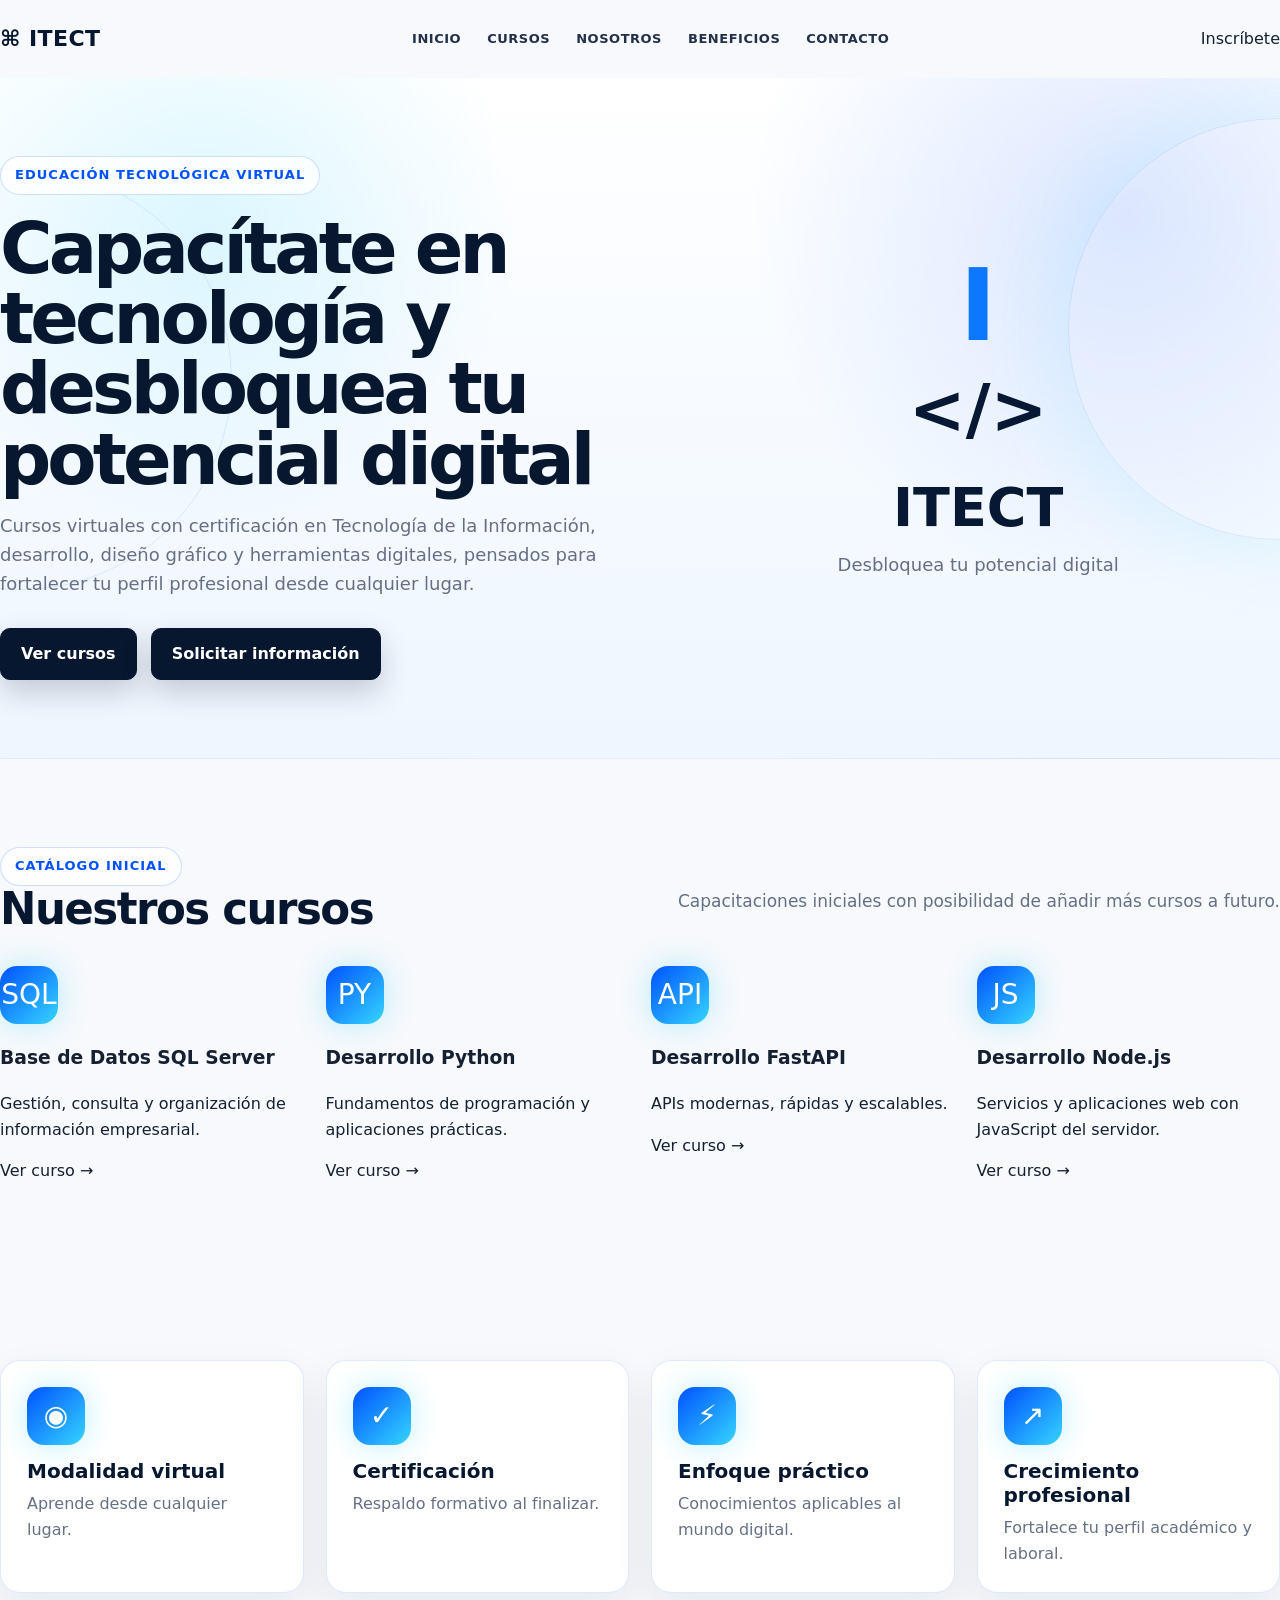
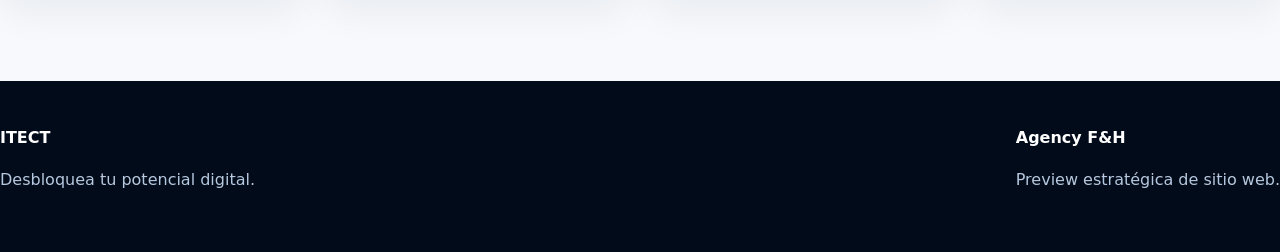
<file: index.html>
<!doctype html>
<html lang="es"><head><meta charset="utf-8"><meta name="viewport" content="width=device-width,initial-scale=1"><title>ITECT | Inicio</title><link rel="stylesheet" href="styles.css"></head><body><header class="topbar"><div class="wrap nav"><a class="brand" href="index.html">⌘ ITECT</a><nav class="menu"><a href="index.html">Inicio</a><a href="cursos.html">Cursos</a><a href="nosotros.html">Nosotros</a><a href="beneficios.html">Beneficios</a><a href="contacto.html">Contacto</a></nav><a class="cta" href="inscribete.html">Inscríbete</a></div></header><main class="hero"><div class="wrap hero-grid"><section><span class="eyebrow">Educación tecnológica virtual</span><h1>Capacítate en tecnología y desbloquea tu potencial digital</h1><p>Cursos virtuales con certificación en Tecnología de la Información, desarrollo, diseño gráfico y herramientas digitales, pensados para fortalecer tu perfil profesional desde cualquier lugar.</p><div class="actions"><a class="btn" href="cursos.html">Ver cursos</a><a class="btn alt" href="contacto.html">Solicitar información</a></div></section><aside class="logo-stage"><div style="text-align:center;padding:42px"><div style="font-size:100px;font-weight:900;color:#0b78ff;line-height:1">I</div><div style="font-size:68px;font-weight:900;color:#061833">&lt;/&gt;</div><div style="font-size:54px;font-weight:900;color:#061833">ITECT</div><p>Desbloquea tu potencial digital</p></div></aside></div></main><section class="section dark"><div class="wrap"><div class="section-head"><div><span class="eyebrow">Catálogo inicial</span><h2>Nuestros cursos</h2></div><p class="lead">Capacitaciones iniciales con posibilidad de añadir más cursos a futuro.</p></div><div class="grid grid-4"><article class="course"><div><div class="icon">SQL</div><h3>Base de Datos SQL Server</h3><p>Gestión, consulta y organización de información empresarial.</p></div><a href="cursos.html">Ver curso →</a></article><article class="course"><div><div class="icon">PY</div><h3>Desarrollo Python</h3><p>Fundamentos de programación y aplicaciones prácticas.</p></div><a href="curso-python.html">Ver curso →</a></article><article class="course"><div><div class="icon">API</div><h3>Desarrollo FastAPI</h3><p>APIs modernas, rápidas y escalables.</p></div><a href="cursos.html">Ver curso →</a></article><article class="course"><div><div class="icon">JS</div><h3>Desarrollo Node.js</h3><p>Servicios y aplicaciones web con JavaScript del servidor.</p></div><a href="cursos.html">Ver curso →</a></article></div></div></section><section class="section"><div class="wrap grid grid-4"><article class="card"><div class="icon">◉</div><h3>Modalidad virtual</h3><p>Aprende desde cualquier lugar.</p></article><article class="card"><div class="icon">✓</div><h3>Certificación</h3><p>Respaldo formativo al finalizar.</p></article><article class="card"><div class="icon">⚡</div><h3>Enfoque práctico</h3><p>Conocimientos aplicables al mundo digital.</p></article><article class="card"><div class="icon">↗</div><h3>Crecimiento profesional</h3><p>Fortalece tu perfil académico y laboral.</p></article></div></section><footer class="footer"><div class="wrap footer-grid"><div><strong>ITECT</strong><p>Desbloquea tu potencial digital.</p></div><div><strong>Agency F&H</strong><p>Preview estratégica de sitio web.</p></div></div></footer><script src="script.js"></script></body></html>
</file>
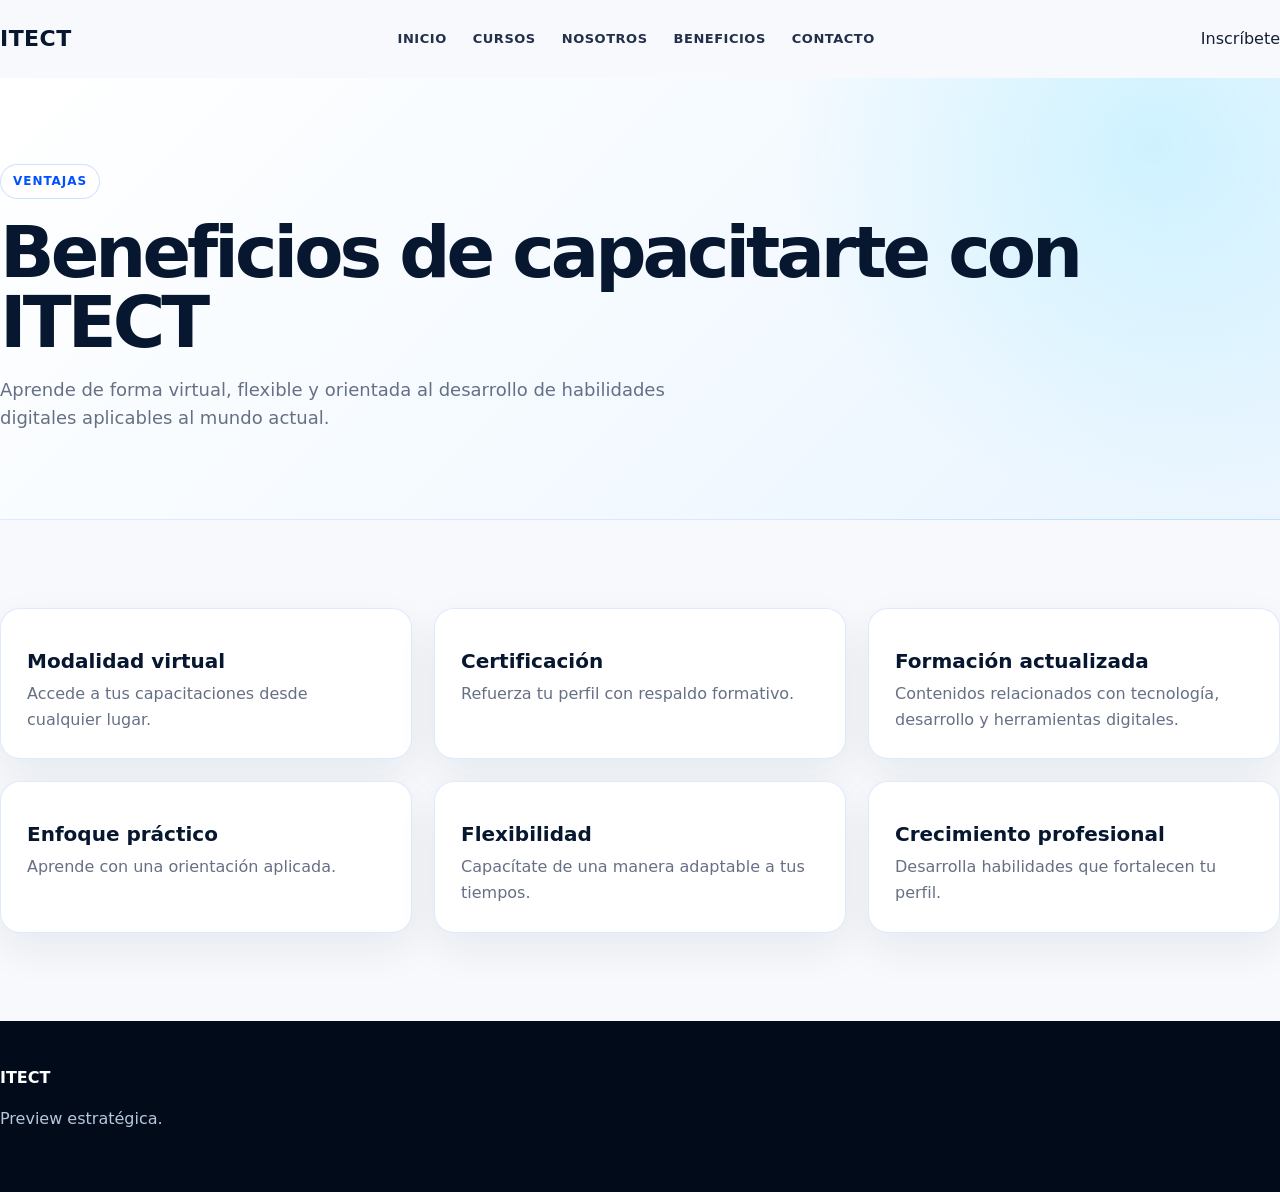
<file: beneficios.html>
<!doctype html><html lang="es"><head><meta charset="utf-8"><meta name="viewport" content="width=device-width,initial-scale=1"><title>ITECT | Beneficios</title><link rel="stylesheet" href="styles.css"></head><body><header class="topbar"><div class="wrap nav"><a class="brand" href="index.html">ITECT</a><nav class="menu"><a href="index.html">Inicio</a><a href="cursos.html">Cursos</a><a href="nosotros.html">Nosotros</a><a href="beneficios.html">Beneficios</a><a href="contacto.html">Contacto</a></nav><a class="cta" href="inscribete.html">Inscríbete</a></div></header><main class="page-hero"><div class="wrap"><span class="badge">Ventajas</span><h1>Beneficios de capacitarte con ITECT</h1><p>Aprende de forma virtual, flexible y orientada al desarrollo de habilidades digitales aplicables al mundo actual.</p></div></main><section class="section"><div class="wrap grid grid-3"><article class="card"><h3>Modalidad virtual</h3><p>Accede a tus capacitaciones desde cualquier lugar.</p></article><article class="card"><h3>Certificación</h3><p>Refuerza tu perfil con respaldo formativo.</p></article><article class="card"><h3>Formación actualizada</h3><p>Contenidos relacionados con tecnología, desarrollo y herramientas digitales.</p></article><article class="card"><h3>Enfoque práctico</h3><p>Aprende con una orientación aplicada.</p></article><article class="card"><h3>Flexibilidad</h3><p>Capacítate de una manera adaptable a tus tiempos.</p></article><article class="card"><h3>Crecimiento profesional</h3><p>Desarrolla habilidades que fortalecen tu perfil.</p></article></div></section><footer class="footer"><div class="wrap"><strong>ITECT</strong><p>Preview estratégica.</p></div></footer></body></html>
</file>
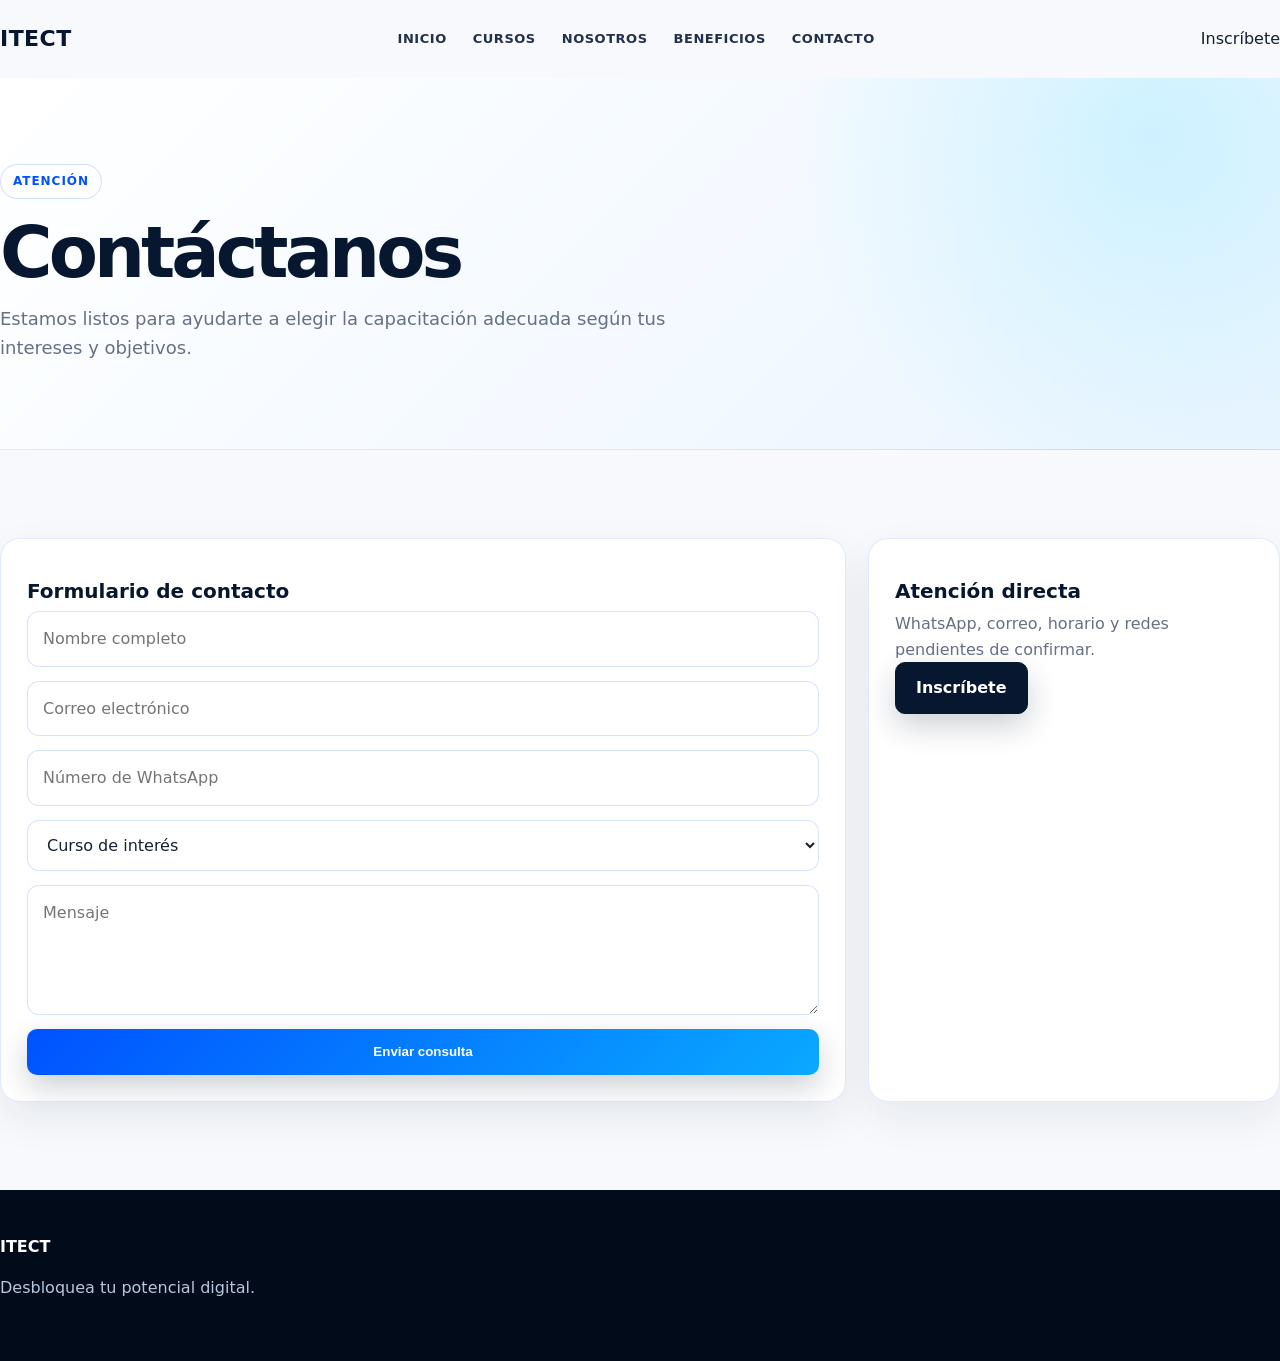
<file: contacto.html>
<!doctype html><html lang="es"><head><meta charset="utf-8"><meta name="viewport" content="width=device-width,initial-scale=1"><title>ITECT | Contacto</title><link rel="stylesheet" href="styles.css"></head><body><header class="topbar"><div class="wrap nav"><a class="brand" href="index.html">ITECT</a><nav class="menu"><a href="index.html">Inicio</a><a href="cursos.html">Cursos</a><a href="nosotros.html">Nosotros</a><a href="beneficios.html">Beneficios</a><a href="contacto.html">Contacto</a></nav><a class="cta" href="inscribete.html">Inscríbete</a></div></header><main class="page-hero"><div class="wrap"><span class="badge">Atención</span><h1>Contáctanos</h1><p>Estamos listos para ayudarte a elegir la capacitación adecuada según tus intereses y objetivos.</p></div></main><section class="section"><div class="wrap grid grid-3"><article class="card" style="grid-column:span 2"><h3>Formulario de contacto</h3><form class="form"><input placeholder="Nombre completo"><input placeholder="Correo electrónico"><input placeholder="Número de WhatsApp"><select><option>Curso de interés</option><option>SQL Server</option><option>Python</option><option>FastAPI</option><option>Node.js</option></select><textarea placeholder="Mensaje"></textarea><button class="btn blue" type="button">Enviar consulta</button></form></article><article class="card"><h3>Atención directa</h3><p>WhatsApp, correo, horario y redes pendientes de confirmar.</p><a class="btn" href="inscribete.html">Inscríbete</a></article></div></section><footer class="footer"><div class="wrap"><strong>ITECT</strong><p>Desbloquea tu potencial digital.</p></div></footer></body></html>
</file>
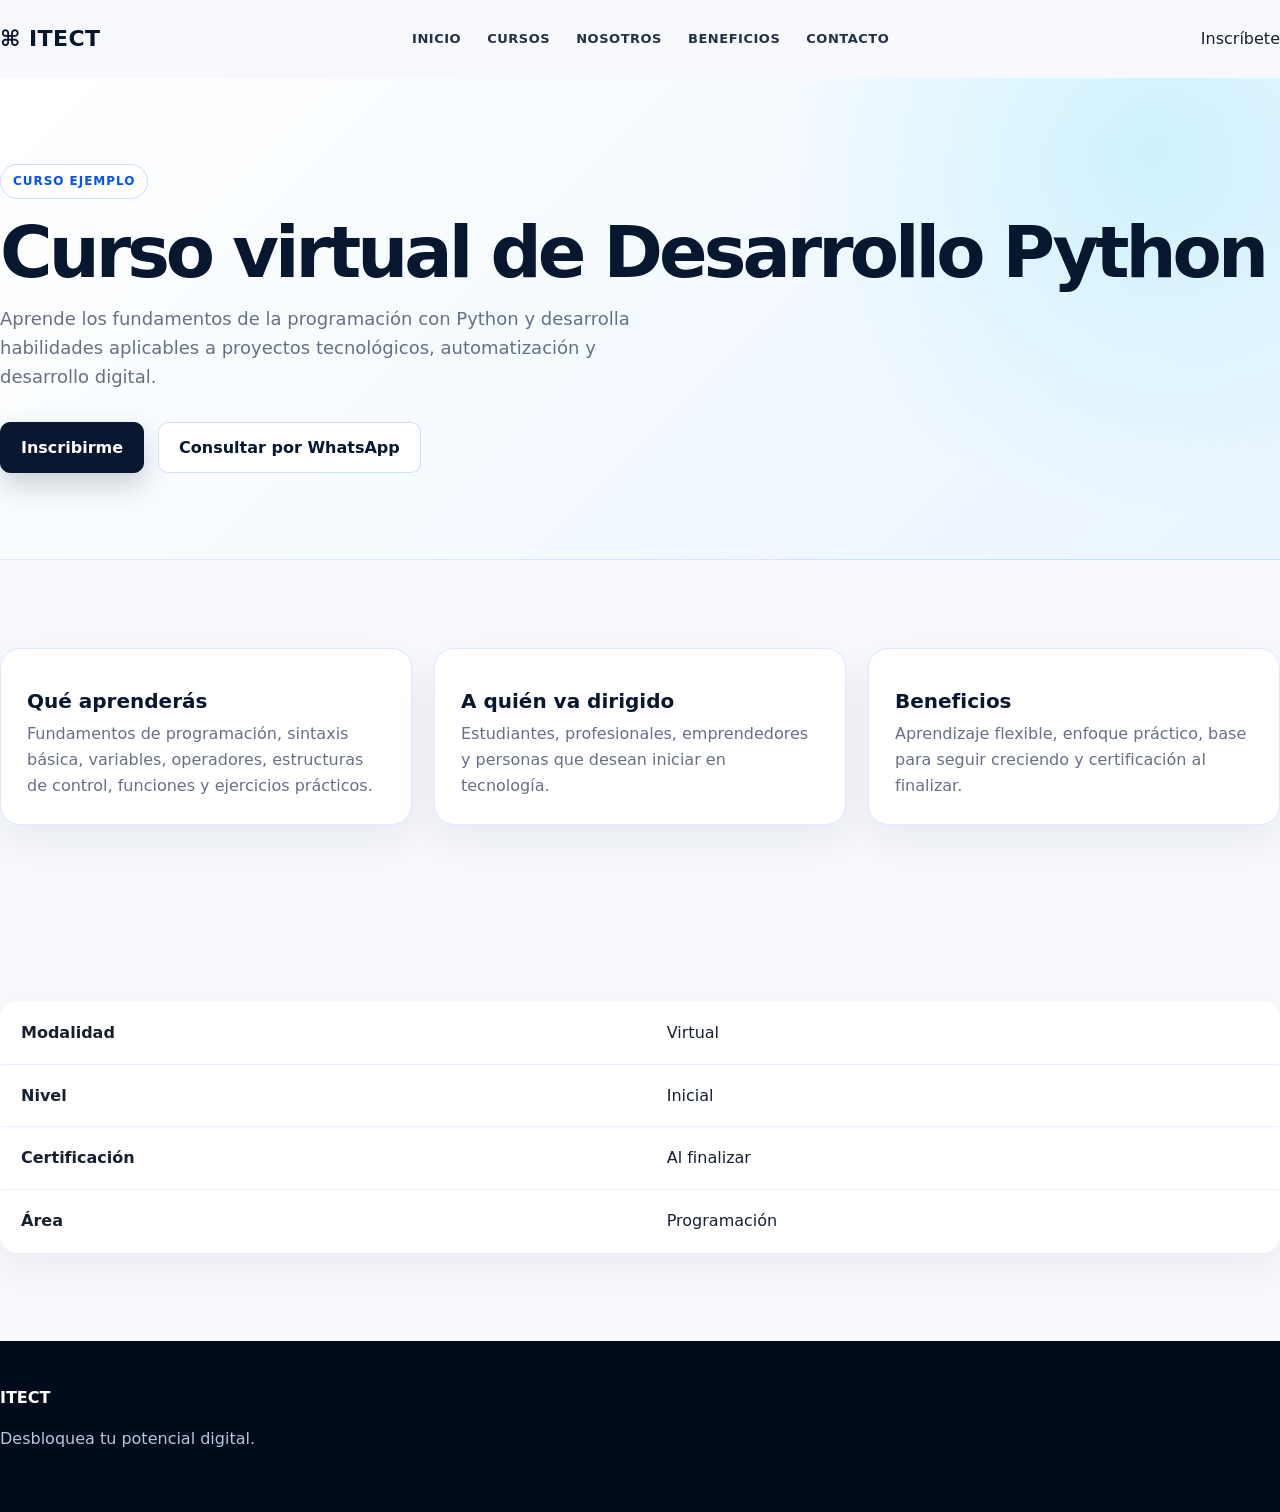
<file: curso-python.html>
<!doctype html><html lang="es"><head><meta charset="utf-8"><meta name="viewport" content="width=device-width,initial-scale=1"><title>ITECT | Python</title><link rel="stylesheet" href="styles.css"></head><body><header class="topbar"><div class="wrap nav"><a class="brand" href="index.html">⌘ ITECT</a><nav class="menu"><a href="index.html">Inicio</a><a href="cursos.html">Cursos</a><a href="nosotros.html">Nosotros</a><a href="beneficios.html">Beneficios</a><a href="contacto.html">Contacto</a></nav><a class="cta" href="inscribete.html">Inscríbete</a></div></header><main class="page-hero"><div class="wrap"><span class="badge">Curso ejemplo</span><h1>Curso virtual de Desarrollo Python</h1><p>Aprende los fundamentos de la programación con Python y desarrolla habilidades aplicables a proyectos tecnológicos, automatización y desarrollo digital.</p><div class="actions"><a class="btn" href="inscribete.html">Inscribirme</a><a class="btn secondary" href="contacto.html">Consultar por WhatsApp</a></div></div></main><section class="section"><div class="wrap grid grid-3"><article class="card"><h3>Qué aprenderás</h3><p>Fundamentos de programación, sintaxis básica, variables, operadores, estructuras de control, funciones y ejercicios prácticos.</p></article><article class="card"><h3>A quién va dirigido</h3><p>Estudiantes, profesionales, emprendedores y personas que desean iniciar en tecnología.</p></article><article class="card"><h3>Beneficios</h3><p>Aprendizaje flexible, enfoque práctico, base para seguir creciendo y certificación al finalizar.</p></article></div></section><section class="section"><div class="wrap"><table class="table"><tr><td><strong>Modalidad</strong></td><td>Virtual</td></tr><tr><td><strong>Nivel</strong></td><td>Inicial</td></tr><tr><td><strong>Certificación</strong></td><td>Al finalizar</td></tr><tr><td><strong>Área</strong></td><td>Programación</td></tr></table></div></section><footer class="footer"><div class="wrap"><strong>ITECT</strong><p>Desbloquea tu potencial digital.</p></div></footer></body></html>
</file>
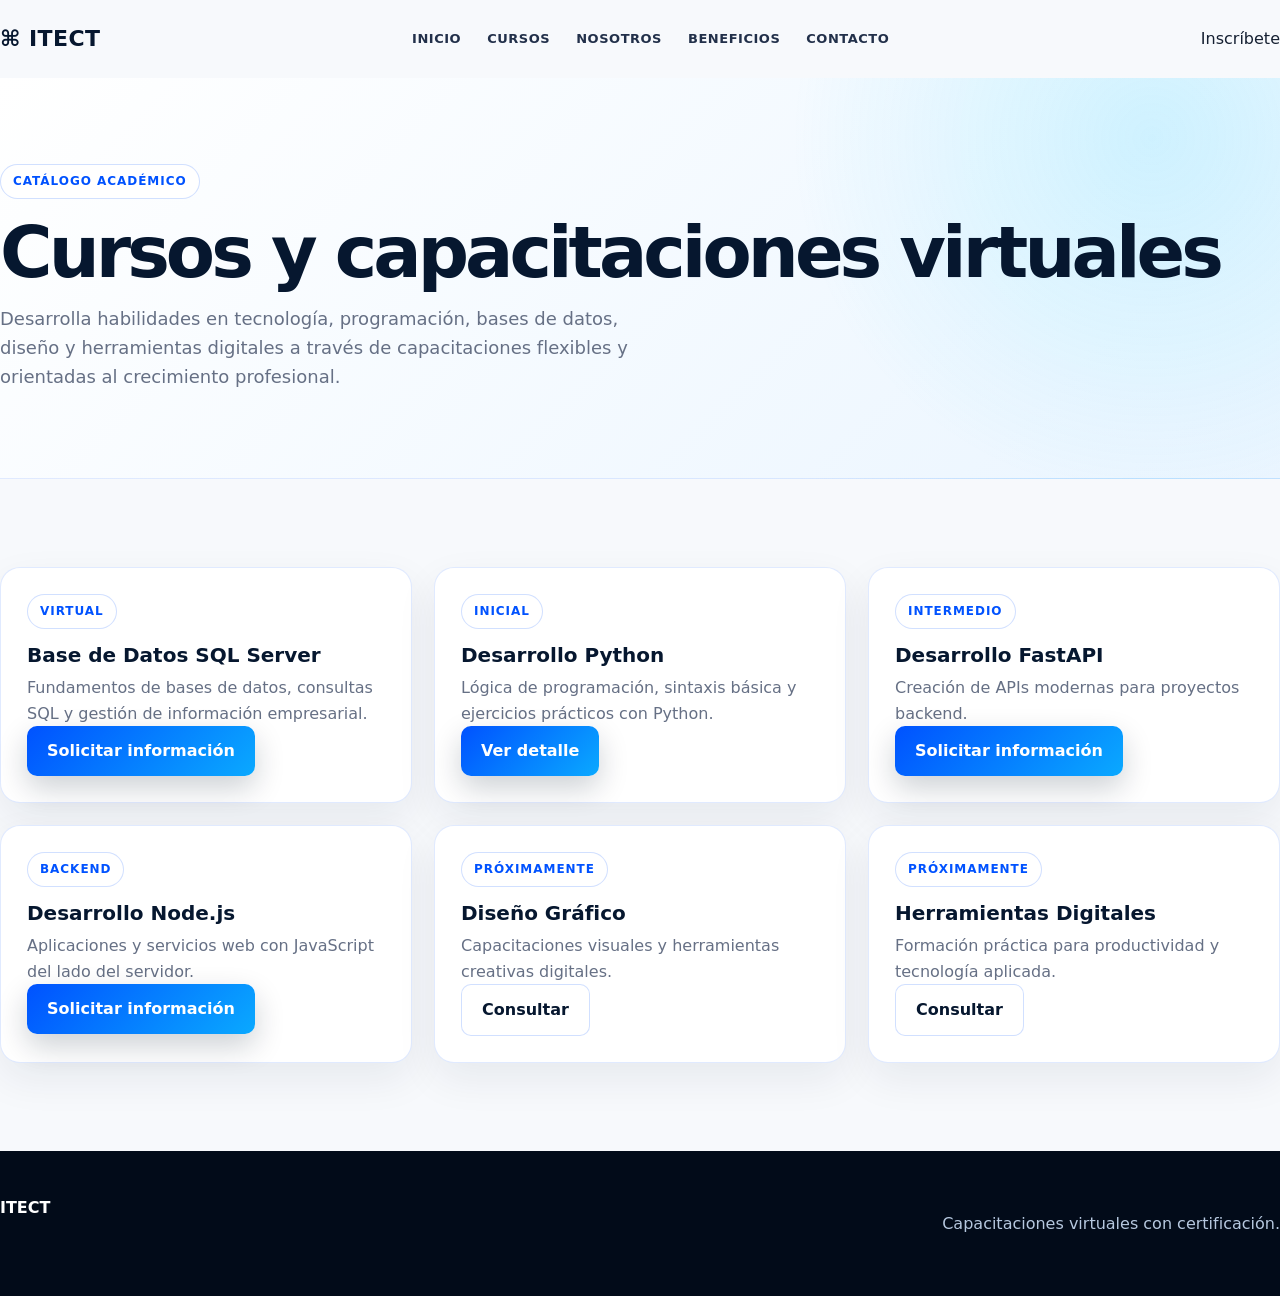
<file: cursos.html>
<!doctype html><html lang="es"><head><meta charset="utf-8"><meta name="viewport" content="width=device-width,initial-scale=1"><title>ITECT | Cursos</title><link rel="stylesheet" href="styles.css"></head><body><header class="topbar"><div class="wrap nav"><a class="brand" href="index.html">⌘ ITECT</a><nav class="menu"><a href="index.html">Inicio</a><a href="cursos.html">Cursos</a><a href="nosotros.html">Nosotros</a><a href="beneficios.html">Beneficios</a><a href="contacto.html">Contacto</a></nav><a class="cta" href="inscribete.html">Inscríbete</a></div></header><main class="page-hero"><div class="wrap"><span class="badge">Catálogo académico</span><h1>Cursos y capacitaciones virtuales</h1><p>Desarrolla habilidades en tecnología, programación, bases de datos, diseño y herramientas digitales a través de capacitaciones flexibles y orientadas al crecimiento profesional.</p></div></main><section class="section"><div class="wrap grid grid-3"><article class="card"><span class="badge">Virtual</span><h3>Base de Datos SQL Server</h3><p>Fundamentos de bases de datos, consultas SQL y gestión de información empresarial.</p><a class="btn blue" href="contacto.html">Solicitar información</a></article><article class="card"><span class="badge">Inicial</span><h3>Desarrollo Python</h3><p>Lógica de programación, sintaxis básica y ejercicios prácticos con Python.</p><a class="btn blue" href="curso-python.html">Ver detalle</a></article><article class="card"><span class="badge">Intermedio</span><h3>Desarrollo FastAPI</h3><p>Creación de APIs modernas para proyectos backend.</p><a class="btn blue" href="contacto.html">Solicitar información</a></article><article class="card"><span class="badge">Backend</span><h3>Desarrollo Node.js</h3><p>Aplicaciones y servicios web con JavaScript del lado del servidor.</p><a class="btn blue" href="contacto.html">Solicitar información</a></article><article class="card"><span class="badge">Próximamente</span><h3>Diseño Gráfico</h3><p>Capacitaciones visuales y herramientas creativas digitales.</p><a class="btn secondary" href="contacto.html">Consultar</a></article><article class="card"><span class="badge">Próximamente</span><h3>Herramientas Digitales</h3><p>Formación práctica para productividad y tecnología aplicada.</p><a class="btn secondary" href="contacto.html">Consultar</a></article></div></section><footer class="footer"><div class="wrap footer-grid"><strong>ITECT</strong><p>Capacitaciones virtuales con certificación.</p></div></footer></body></html>
</file>
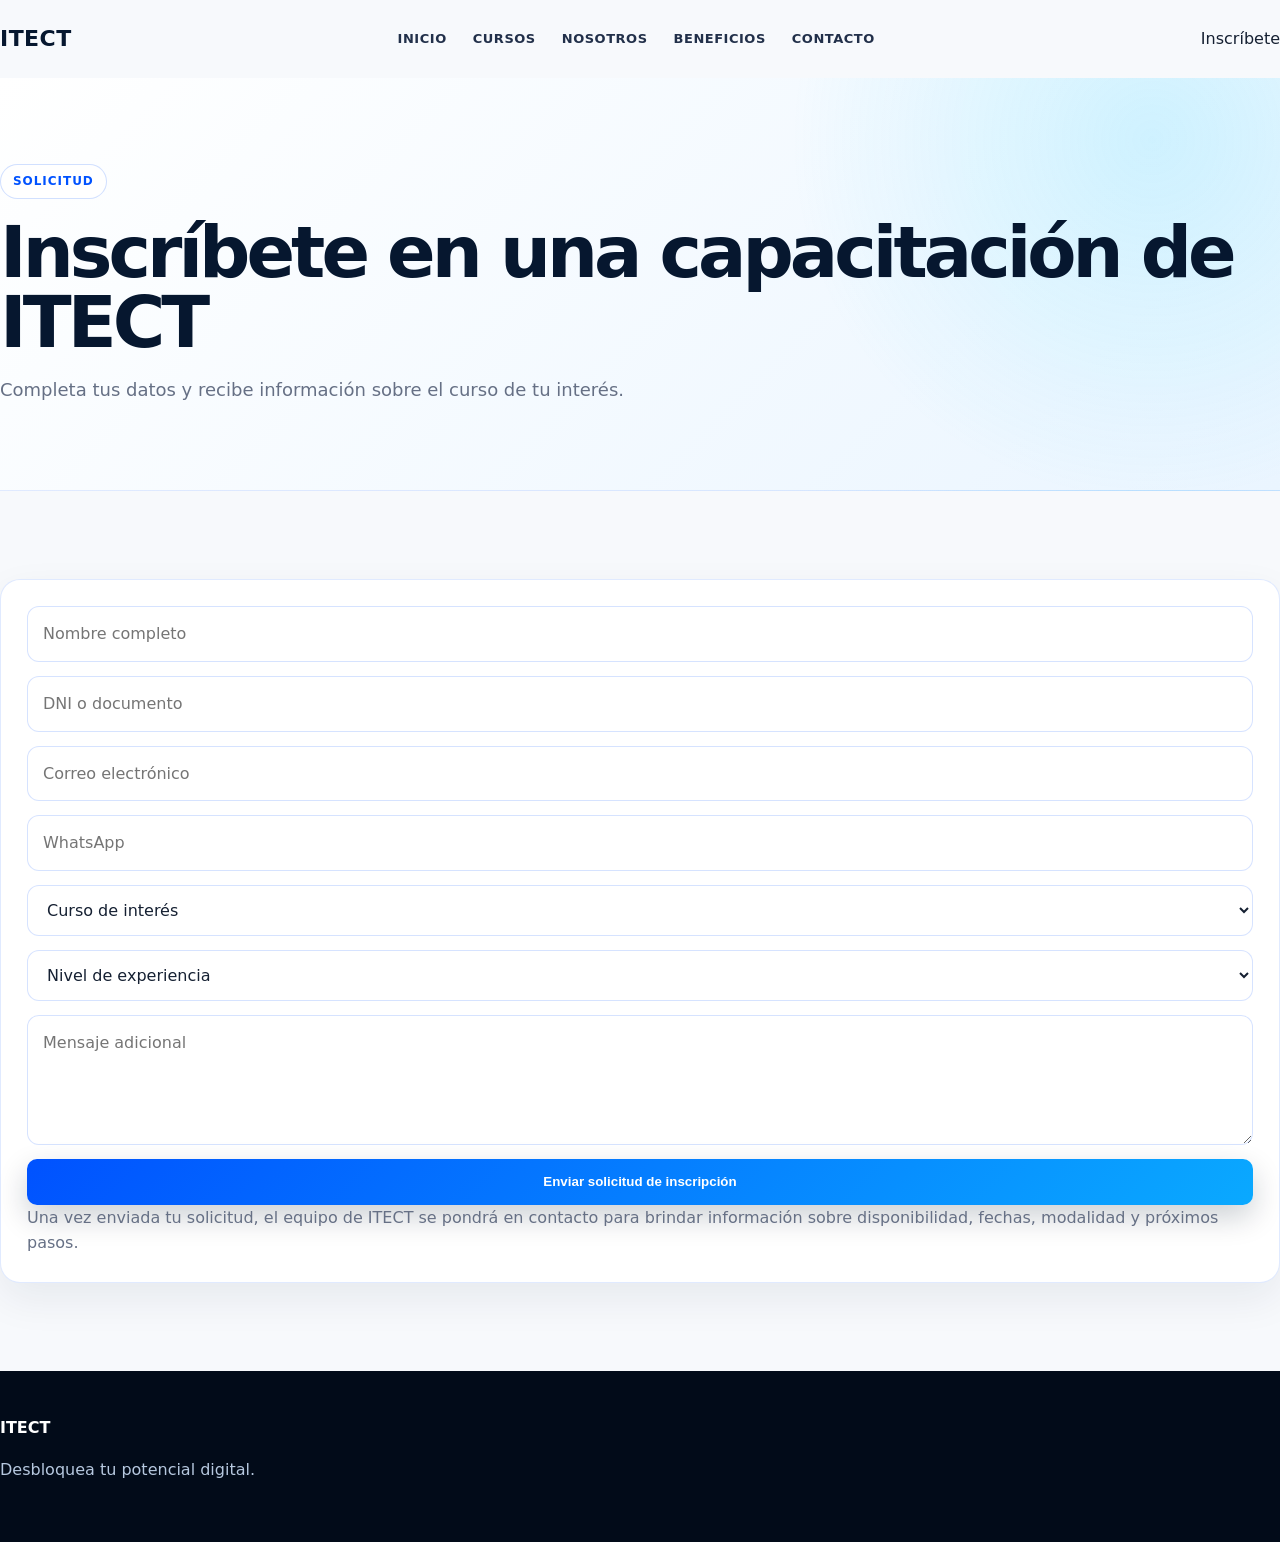
<file: inscribete.html>
<!doctype html><html lang="es"><head><meta charset="utf-8"><meta name="viewport" content="width=device-width,initial-scale=1"><title>ITECT | Inscríbete</title><link rel="stylesheet" href="styles.css"></head><body><header class="topbar"><div class="wrap nav"><a class="brand" href="index.html">ITECT</a><nav class="menu"><a href="index.html">Inicio</a><a href="cursos.html">Cursos</a><a href="nosotros.html">Nosotros</a><a href="beneficios.html">Beneficios</a><a href="contacto.html">Contacto</a></nav><a class="cta" href="inscribete.html">Inscríbete</a></div></header><main class="page-hero"><div class="wrap"><span class="badge">Solicitud</span><h1>Inscríbete en una capacitación de ITECT</h1><p>Completa tus datos y recibe información sobre el curso de tu interés.</p></div></main><section class="section"><div class="wrap"><article class="card"><form class="form"><input placeholder="Nombre completo"><input placeholder="DNI o documento"><input placeholder="Correo electrónico"><input placeholder="WhatsApp"><select><option>Curso de interés</option><option>Base de Datos SQL Server</option><option>Desarrollo Python</option><option>Desarrollo FastAPI</option><option>Desarrollo Node.js</option></select><select><option>Nivel de experiencia</option><option>Inicial</option><option>Intermedio</option><option>Avanzado</option></select><textarea placeholder="Mensaje adicional"></textarea><button class="btn blue" type="button">Enviar solicitud de inscripción</button></form><p class="note">Una vez enviada tu solicitud, el equipo de ITECT se pondrá en contacto para brindar información sobre disponibilidad, fechas, modalidad y próximos pasos.</p></article></div></section><footer class="footer"><div class="wrap"><strong>ITECT</strong><p>Desbloquea tu potencial digital.</p></div></footer></body></html>
</file>
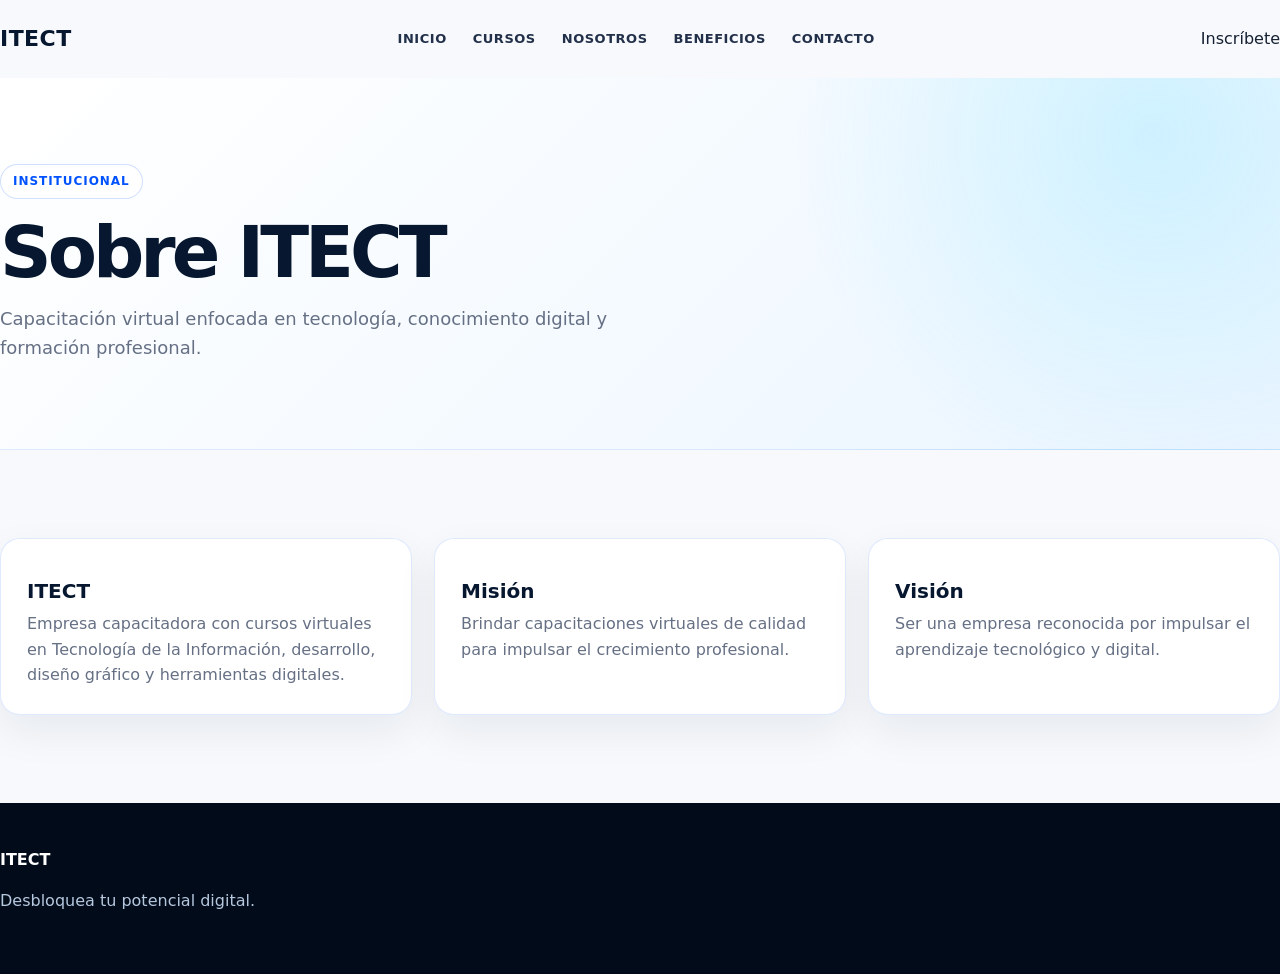
<file: nosotros.html>
<!doctype html><html lang="es"><head><meta charset="utf-8"><meta name="viewport" content="width=device-width,initial-scale=1"><title>ITECT | Nosotros</title><link rel="stylesheet" href="styles.css"></head><body><header class="topbar"><div class="wrap nav"><a class="brand" href="index.html">ITECT</a><nav class="menu"><a href="index.html">Inicio</a><a href="cursos.html">Cursos</a><a href="nosotros.html">Nosotros</a><a href="beneficios.html">Beneficios</a><a href="contacto.html">Contacto</a></nav><a class="cta" href="inscribete.html">Inscríbete</a></div></header><main class="page-hero"><div class="wrap"><span class="badge">Institucional</span><h1>Sobre ITECT</h1><p>Capacitación virtual enfocada en tecnología, conocimiento digital y formación profesional.</p></div></main><section class="section"><div class="wrap grid grid-3"><article class="card"><h3>ITECT</h3><p>Empresa capacitadora con cursos virtuales en Tecnología de la Información, desarrollo, diseño gráfico y herramientas digitales.</p></article><article class="card"><h3>Misión</h3><p>Brindar capacitaciones virtuales de calidad para impulsar el crecimiento profesional.</p></article><article class="card"><h3>Visión</h3><p>Ser una empresa reconocida por impulsar el aprendizaje tecnológico y digital.</p></article></div></section><footer class="footer"><div class="wrap"><strong>ITECT</strong><p>Desbloquea tu potencial digital.</p></div></footer></body></html>
</file>
<file: styles.css>
:root {
  --bg: #f7f9fc;
  --surface: #ffffff;
  --surface-soft: #eef4fb;
  --navy: #06172f;
  --navy-2: #0a2448;
  --blue: #0052ff;
  --blue-2: #0aa9ff;
  --cyan: #35d5ff;
  --text: #152032;
  --muted: #667085;
  --line: rgba(0, 82, 255, 0.18);
  --shadow: 0 24px 70px rgba(4, 23, 55, 0.12);
  --radius: 20px;
}
* { box-sizing: border-box; }
html { scroll-behavior: smooth; }
body { margin: 0; font-family: Inter, ui-sans-serif, system-ui, -apple-system, BlinkMacSystemFont, "Segoe UI", sans-serif; background: var(--bg); color: var(--text); line-height: 1.6; }
img { max-width: 100%; display: block; }
a { color: inherit; text-decoration: none; }
.container { width: min(1180px, calc(100% - 40px)); margin: 0 auto; }
.section { padding: 88px 0; }
.section-tight { padding: 62px 0; }
.eyebrow { display: inline-flex; align-items: center; gap: 10px; padding: 8px 14px; border: 1px solid var(--line); border-radius: 999px; color: var(--blue); background: rgba(255,255,255,0.82); font-size: 13px; font-weight: 800; letter-spacing: .08em; text-transform: uppercase; }
.header { position: sticky; top: 0; z-index: 50; background: rgba(255,255,255,0.92); backdrop-filter: blur(16px); border-bottom: 1px solid rgba(6,23,47,0.08); }
.nav { height: 78px; display: flex; align-items: center; justify-content: space-between; gap: 24px; }
.brand { display: inline-flex; align-items: center; gap: 10px; font-weight: 900; color: var(--navy); font-size: 22px; letter-spacing: .02em; }
.brand-mark { width: 34px; height: 34px; display: grid; place-items: center; border-radius: 10px; background: linear-gradient(135deg, rgba(0,82,255,.13), rgba(53,213,255,.24)); color: var(--blue); font-weight: 900; }
.menu { display: flex; align-items: center; gap: 26px; font-size: 13px; font-weight: 800; letter-spacing: .04em; text-transform: uppercase; }
.menu a { color: #22304a; }
.menu a:hover { color: var(--blue); }
.btn { display: inline-flex; align-items: center; justify-content: center; gap: 8px; min-height: 46px; padding: 12px 20px; border-radius: 10px; border: 1px solid var(--navy); background: var(--navy); color: white; font-weight: 850; box-shadow: 0 12px 30px rgba(6,23,47,.2); }
.btn.secondary { background: white; color: var(--navy); border-color: var(--line); box-shadow: none; }
.btn.blue { background: linear-gradient(135deg, var(--blue), var(--blue-2)); border: 0; }
.hamburger { display: none; border: 0; background: transparent; font-size: 30px; color: var(--navy); cursor: pointer; }
.hero { position: relative; overflow: hidden; background: radial-gradient(circle at 16% 22%, rgba(53,213,255,.16), transparent 26%), radial-gradient(circle at 88% 20%, rgba(0,82,255,.13), transparent 30%), linear-gradient(180deg, #ffffff 0%, #eef6ff 100%); border-bottom: 1px solid rgba(0,82,255,.10); }
.hero:before, .hero:after { content: ""; position: absolute; width: 420px; height: 420px; border: 1px solid rgba(0,82,255,.10); border-radius: 50%; }
.hero:before { left: -190px; top: 90px; }
.hero:after { right: -210px; top: 40px; box-shadow: 0 0 90px rgba(53,213,255,.14); }
.hero-grid { position: relative; z-index: 2; min-height: 680px; display: grid; grid-template-columns: 1.02fr .98fr; align-items: center; gap: 48px; padding: 76px 0; }
.hero h1, .page-hero h1 { margin: 18px 0 18px; color: var(--navy); font-size: clamp(40px, 5.6vw, 72px); line-height: .98; letter-spacing: -0.055em; }
.hero p, .page-hero p { margin: 0; color: var(--muted); font-size: 18px; max-width: 680px; }
.actions { display: flex; flex-wrap: wrap; gap: 14px; margin-top: 30px; }
.hero-card { position: relative; border-radius: 28px; padding: 28px; background: rgba(255,255,255,.84); border: 1px solid rgba(0,82,255,.12); box-shadow: var(--shadow); }
.hero-card img { border-radius: 20px; width: 100%; }
.dark-band { background: linear-gradient(135deg, #020b19, #06172f 52%, #0a2448); color: white; }
.dark-band h2, .dark-band h3 { color: white; }
.dark-band p { color: #c8d8ed; }
.section-head { display: flex; align-items: end; justify-content: space-between; gap: 30px; margin-bottom: 34px; }
h2 { margin: 0; color: var(--navy); font-size: clamp(30px, 3.4vw, 46px); line-height: 1.06; letter-spacing: -0.035em; }
.lead { max-width: 760px; color: var(--muted); font-size: 17px; }
.grid { display: grid; gap: 22px; }
.grid-4 { grid-template-columns: repeat(4, 1fr); }
.grid-3 { grid-template-columns: repeat(3, 1fr); }
.card { background: var(--surface); border: 1px solid rgba(0,82,255,.12); border-radius: var(--radius); padding: 26px; box-shadow: 0 16px 42px rgba(4,23,55,.07); }
.card h3 { margin: 14px 0 8px; color: var(--navy); font-size: 20px; line-height: 1.2; }
.card p { margin: 0; color: var(--muted); }
.icon { width: 58px; height: 58px; border-radius: 17px; display: grid; place-items: center; color: white; background: linear-gradient(135deg, var(--blue), var(--cyan)); box-shadow: 0 0 30px rgba(53,213,255,.32); font-size: 28px; }
.course-card { min-height: 224px; display: flex; flex-direction: column; justify-content: space-between; padding: 24px; border-radius: 18px; background: rgba(255,255,255,.045); border: 1px solid rgba(101,166,255,.28); box-shadow: inset 0 0 0 1px rgba(255,255,255,.025); }
.course-card h3 { margin: 16px 0 8px; font-size: 19px; line-height: 1.2; color: white; }
.course-card small { color: #a9c1df; font-weight: 700; text-transform: uppercase; letter-spacing: .08em; }
.course-card a { margin-top: 18px; color: #7ee7ff; font-weight: 900; }
.steps { counter-reset: step; }
.step { position: relative; padding-left: 66px; }
.step:before { counter-increment: step; content: counter(step); position: absolute; left: 0; top: 26px; width: 42px; height: 42px; border-radius: 14px; display: grid; place-items: center; color: white; background: linear-gradient(135deg, var(--blue), var(--blue-2)); font-weight: 900; }
.page-hero { padding: 86px 0; background: radial-gradient(circle at 90% 15%, rgba(53,213,255,.18), transparent 30%), linear-gradient(135deg, #ffffff, #eaf5ff); border-bottom: 1px solid rgba(0,82,255,.12); }
.badge { display: inline-flex; border-radius: 999px; padding: 7px 12px; border: 1px solid var(--line); background: white; color: var(--blue); font-size: 12px; font-weight: 900; text-transform: uppercase; letter-spacing: .08em; }
.table { width: 100%; border-collapse: collapse; overflow: hidden; border-radius: 18px; background: white; border: 1px solid var(--line); box-shadow: 0 16px 42px rgba(4,23,55,.06); }
.table td { padding: 18px 20px; border-bottom: 1px solid rgba(0,82,255,.1); }
.table tr:last-child td { border-bottom: 0; }
.form { display: grid; gap: 14px; }
.form input, .form select, .form textarea { width: 100%; border: 1px solid rgba(0,82,255,.16); border-radius: 12px; padding: 14px 15px; font: inherit; background: white; color: var(--text); }
.form textarea { min-height: 130px; resize: vertical; }
.footer { background: #020b19; color: #b6c8df; padding: 44px 0; }
.footer-grid { display: flex; justify-content: space-between; gap: 30px; flex-wrap: wrap; }
.footer strong { color: white; }
.notice { color: #8ba2bd; font-size: 14px; margin-top: 12px; }
@media (max-width: 920px) { .hamburger { display: block; } .menu { display: none; position: absolute; left: 0; right: 0; top: 78px; padding: 20px; background: white; border-bottom: 1px solid rgba(0,82,255,.12); flex-direction: column; align-items: flex-start; } .menu.open { display: flex; } .hero-grid { grid-template-columns: 1fr; min-height: auto; } .grid-4, .grid-3 { grid-template-columns: repeat(2, 1fr); } .section-head { display: block; } }
@media (max-width: 620px) { .container { width: min(100% - 28px, 1180px); } .grid-4, .grid-3 { grid-template-columns: 1fr; } .hero h1, .page-hero h1 { font-size: 38px; } .section { padding: 62px 0; } .actions { flex-direction: column; } .btn { width: 100%; } .brand { font-size: 19px; } }
</file>
